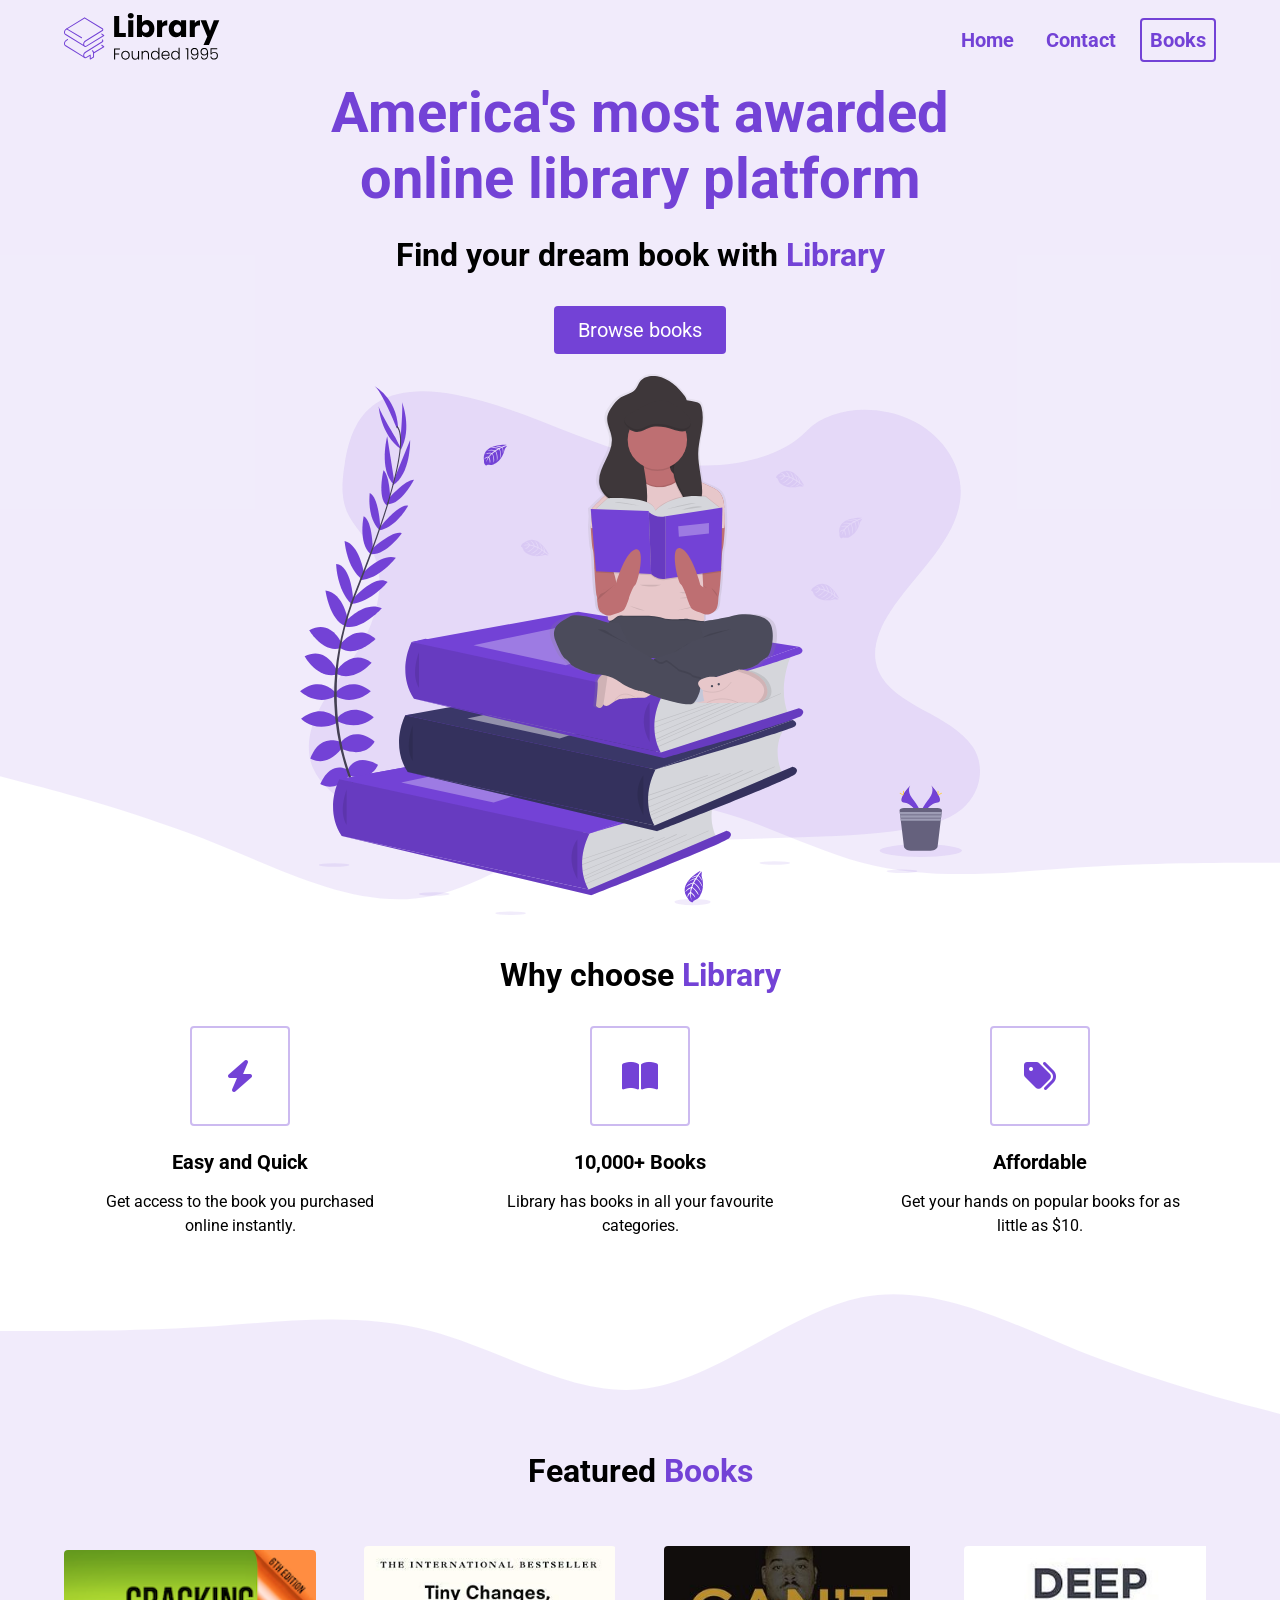
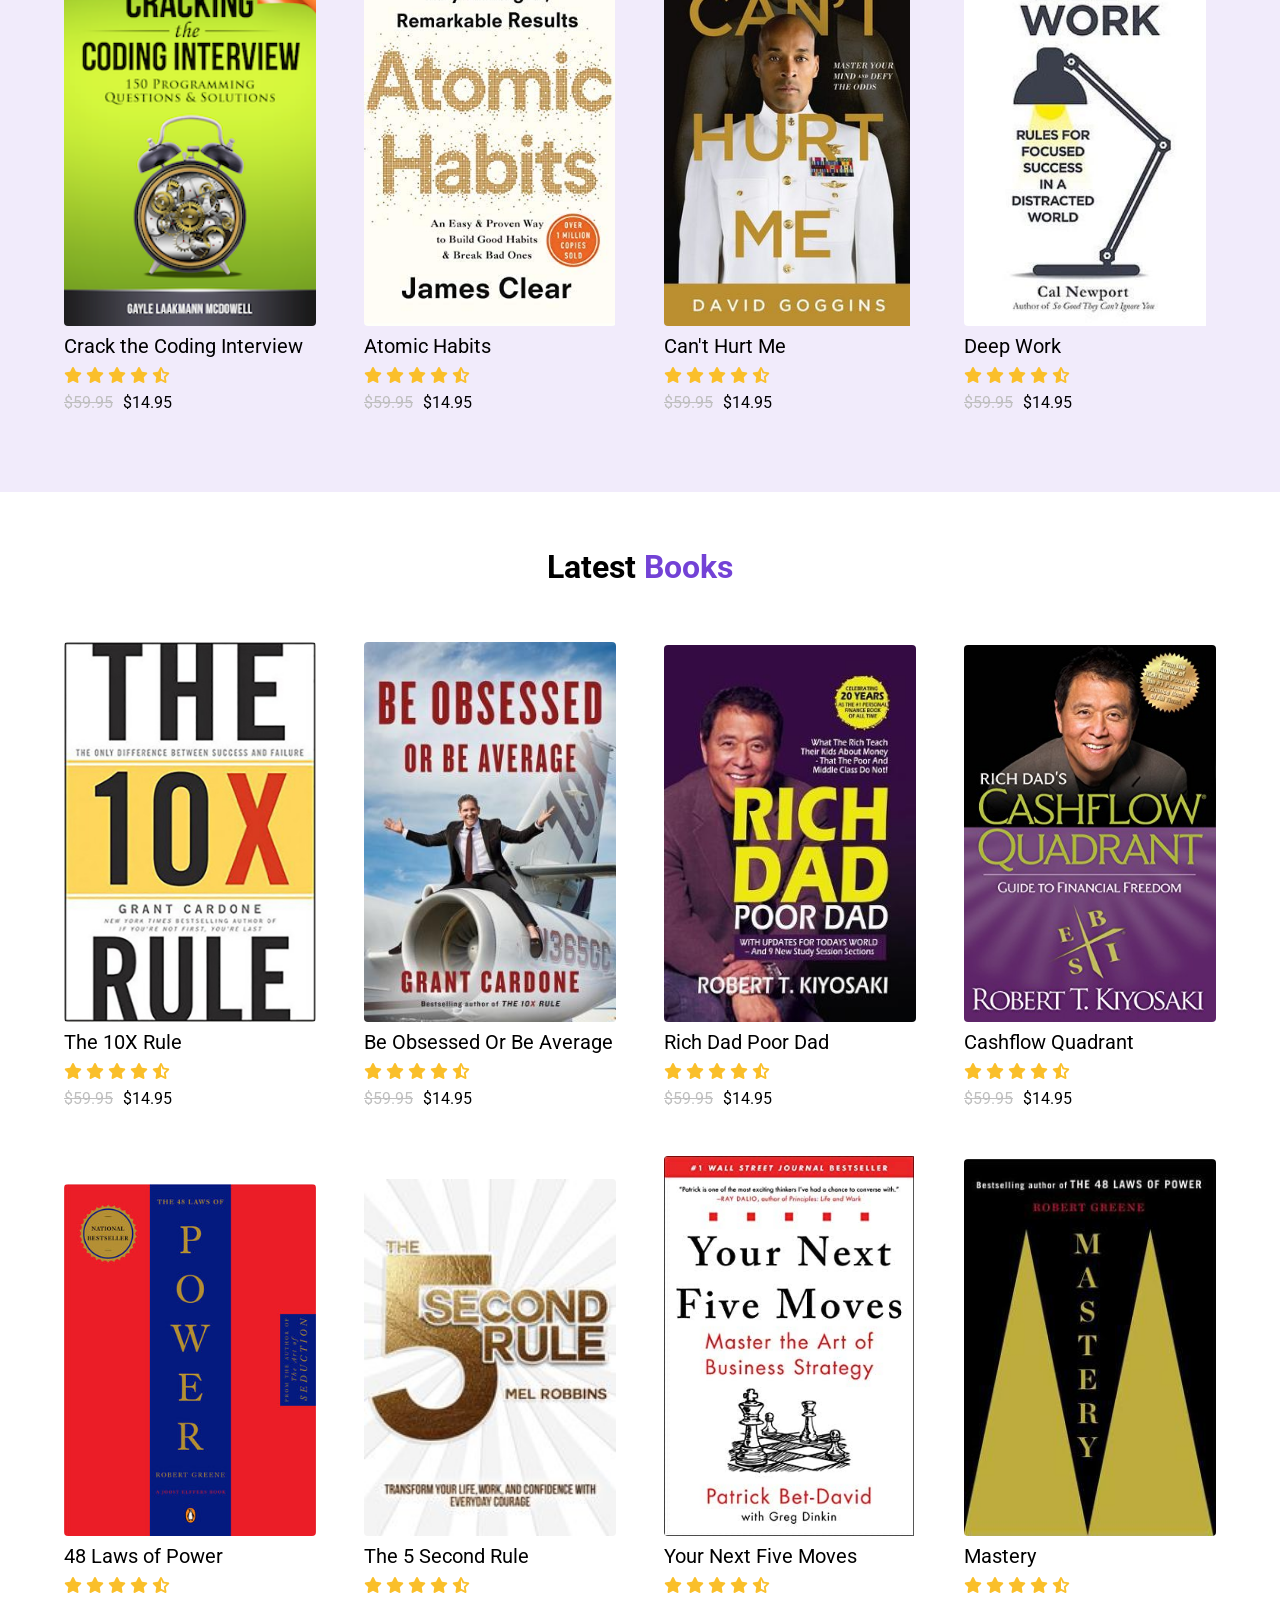
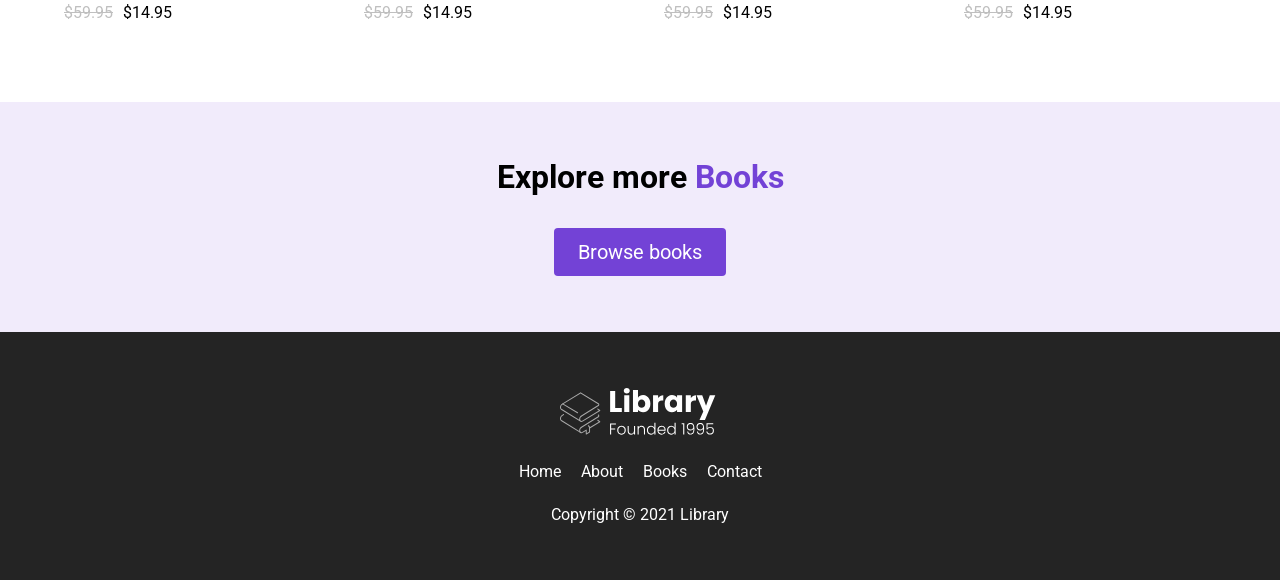
<file: index.html>
<!DOCTYPE html>
<html lang="en">

<head>
  <meta charset="UTF-8">
  <meta http-equiv="X-UA-Compatible" content="IE=edge">
  <meta name="viewport" content="width=device-width, initial-scale=1.0">
  <title>Library</title>
  <link rel="stylesheet" href="styles.css">
  <link rel="stylesheet" href="https://cdnjs.cloudflare.com/ajax/libs/font-awesome/6.4.0/css/all.min.css">
</head>

<body>
  <section id="landing">
    <nav>
      <div class="nav__container">
        <img class="logo" src="assets/Library.svg" alt="">
        <ul class="nav__links">
          <li><a href="#" class="nav__link">Home</a></li>
          <li><a href="#" class="nav__link">Contact</a></li>
          <li><a href="#" class="nav__link nav__link--primary">Books</a></li>
        </ul>
        <button class="btn__menu" onclick="openMenu()">
          <i class="fas fa-bars"></i>
        </button>
        <div class="menu__backdrop">
          <button class="btn__menu btn__menu--close" onclick="closeMenu()">
            <i class="fas fa-times"></i>
          </button>
          <ul class="menu__links">
            <li class="menu__list">
              <a href="#" class="menu__link" onclick="closeMenu()">Home</a>
            </li>
            <li class="menu__list">
              <a href="#features" class="menu__link" onclick="closeMenu()">Books</a>
            </li>
            <li class="menu__list">
              <a class="menu__link no-cursor" onclick="closeMenu()">Contacts</a>
            </li>
          </ul>
        </div>
      </div>
    </nav>
    <header>
      <div class="header__container">
        <div class="header__description">
          <h1>America's most awarded online library platform</h1>
          <h2>Find your dream book with <span class="purple">Library</span></h2>
          <a href="#features">
            <button class="btn">Browse books</button>
          </a>
        </div>
        <figure class="header__img--wrapper">
          <img src="assets/Undraw_Books.svg" alt="">
        </figure>
      </div>
    </header>
  </section>

  <main>
    <section id="highlights">
      <div class="container">
        <div class="row">
          <h2 class="section__title">
            Why choose <span class="purple">Library</span>
          </h2>
          <div class="highlight__wrapper">
            <div class="highlight">
              <div class="highlight__img">
                <i class="fas fa-bolt"></i>
              </div>
              <h3 class="highlight__subtitle">
                Easy and Quick
              </h3>
              <p class="highlight__para">
                Get access to the book you purchased online instantly.
              </p>
            </div>
            <div class="highlight">
              <div class="highlight__img">
                <i class="fas fa-book-open"></i>
              </div>
              <h3 class="highlight__subtitle">
                10,000+ Books
              </h3>
              <p class="highlight__para">
                Library has books in all your favourite categories.
              </p>
            </div>
            <div class="highlight">
              <div class="highlight__img">
                <i class="fas fa-tags"></i>
              </div>
              <h3 class="highlight__subtitle">
                Affordable
              </h3>
              <p class="highlight__para">
                Get your hands on popular books for as little as $10.
              </p>
            </div>
          </div>
        </div>
      </div>
    </section>

    <section id="features">
      <div class="container">
        <div class="row">
          <h2 class="section__title">
            Featured <span class="purple">Books</span>
          </h2>
          <div class="books">
            <div class="book">
              <figure class="book__img--wrapper">
                <img class="book__img" src="assets/crack the coding interview.png" alt="">
              </figure>
              <div class="book__title">
                Crack the Coding Interview
              </div>
              <div class="book__ratings">
                <i class="fas fa-star"></i>
                <i class="fas fa-star"></i>
                <i class="fas fa-star"></i>
                <i class="fas fa-star"></i>
                <i class="fas fa-star-half-alt"></i>
              </div>
              <div class="book__price">
                <span class="book__price--normal">$59.95</span> $14.95
              </div>
            </div>
            <div class="book">
              <figure class="book__img--wrapper">
                <img class="book__img" src="assets/atomic habits.jpg" alt="">
              </figure>
              <div class="book__title">
                Atomic Habits
              </div>
              <div class="book__ratings">
                <i class="fas fa-star"></i>
                <i class="fas fa-star"></i>
                <i class="fas fa-star"></i>
                <i class="fas fa-star"></i>
                <i class="fas fa-star-half-alt"></i>
              </div>
              <div class="book__price">
                <span class="book__price--normal">$59.95</span> $14.95
              </div>
            </div>
            <div class="book">
              <figure class="book__img--wrapper">
                <img class="book__img" src="assets/david goggins.jpeg" alt="">
              </figure>
              <div class="book__title">
                Can't Hurt Me
              </div>
              <div class="book__ratings">
                <i class="fas fa-star"></i>
                <i class="fas fa-star"></i>
                <i class="fas fa-star"></i>
                <i class="fas fa-star"></i>
                <i class="fas fa-star-half-alt"></i>
              </div>
              <div class="book__price">
                <span class="book__price--normal">$59.95</span> $14.95
              </div>
            </div>
            <div class="book">
              <figure class="book__img--wrapper">
                <img class="book__img" src="assets/deep work.jpeg" alt="">
              </figure>
              <div class="book__title">
                Deep Work
              </div>
              <div class="book__ratings">
                <i class="fas fa-star"></i>
                <i class="fas fa-star"></i>
                <i class="fas fa-star"></i>
                <i class="fas fa-star"></i>
                <i class="fas fa-star-half-alt"></i>
              </div>
              <div class="book__price">
                <span class="book__price--normal">$59.95</span> $14.95
              </div>
            </div>
          </div>
        </div>
      </div>
    </section>

    <section id="recent">
      <div class="container">
        <div class="row">
          <h2 class="section__title">
            Latest <span class="purple">Books</span>
          </h2>
          <div class="books">
            <div class="book">
              <figure class="book__img--wrapper">
                <img class="book__img" src="assets/book-1.jpeg" alt="">
              </figure>
              <div class="book__title">
                The 10X Rule
              </div>
              <div class="book__ratings">
                <i class="fas fa-star"></i>
                <i class="fas fa-star"></i>
                <i class="fas fa-star"></i>
                <i class="fas fa-star"></i>
                <i class="fas fa-star-half-alt"></i>
              </div>
              <div class="book__price">
                <span class="book__price--normal">$59.95</span> $14.95
              </div>
            </div>
            <div class="book">
              <figure class="book__img--wrapper">
                <img class="book__img" src="assets/book-2.jpeg" alt="">
              </figure>
              <div class="book__title">
                Be Obsessed Or Be Average
              </div>
              <div class="book__ratings">
                <i class="fas fa-star"></i>
                <i class="fas fa-star"></i>
                <i class="fas fa-star"></i>
                <i class="fas fa-star"></i>
                <i class="fas fa-star-half-alt"></i>
              </div>
              <div class="book__price">
                <span class="book__price--normal">$59.95</span> $14.95
              </div>
            </div>
            <div class="book">
              <figure class="book__img--wrapper">
                <img class="book__img" src="assets/book-3.jpeg" alt="">
              </figure>
              <div class="book__title">
                Rich Dad Poor Dad
              </div>
              <div class="book__ratings">
                <i class="fas fa-star"></i>
                <i class="fas fa-star"></i>
                <i class="fas fa-star"></i>
                <i class="fas fa-star"></i>
                <i class="fas fa-star-half-alt"></i>
              </div>
              <div class="book__price">
                <span class="book__price--normal">$59.95</span> $14.95
              </div>
            </div>
            <div class="book">
              <figure class="book__img--wrapper">
                <img class="book__img" src="assets/book-4.jpeg" alt="">
              </figure>
              <div class="book__title">
                Cashflow Quadrant
              </div>
              <div class="book__ratings">
                <i class="fas fa-star"></i>
                <i class="fas fa-star"></i>
                <i class="fas fa-star"></i>
                <i class="fas fa-star"></i>
                <i class="fas fa-star-half-alt"></i>
              </div>
              <div class="book__price">
                <span class="book__price--normal">$59.95</span> $14.95
              </div>
            </div>
            <div class="book">
              <figure class="book__img--wrapper">
                <img class="book__img" src="assets/book-5.jpeg" alt="">
              </figure>
              <div class="book__title">
                48 Laws of Power
              </div>
              <div class="book__ratings">
                <i class="fas fa-star"></i>
                <i class="fas fa-star"></i>
                <i class="fas fa-star"></i>
                <i class="fas fa-star"></i>
                <i class="fas fa-star-half-alt"></i>
              </div>
              <div class="book__price">
                <span class="book__price--normal">$59.95</span> $14.95
              </div>
            </div>
            <div class="book">
              <figure class="book__img--wrapper">
                <img class="book__img" src="assets/book-6.jpeg" alt="">
              </figure>
              <div class="book__title">
                The 5 Second Rule
              </div>
              <div class="book__ratings">
                <i class="fas fa-star"></i>
                <i class="fas fa-star"></i>
                <i class="fas fa-star"></i>
                <i class="fas fa-star"></i>
                <i class="fas fa-star-half-alt"></i>
              </div>
              <div class="book__price">
                <span class="book__price--normal">$59.95</span> $14.95
              </div>
            </div>
            <div class="book">
              <figure class="book__img--wrapper">
                <img class="book__img" src="assets/book-7.jpg" alt="">
              </figure>
              <div class="book__title">
                Your Next Five Moves
              </div>
              <div class="book__ratings">
                <i class="fas fa-star"></i>
                <i class="fas fa-star"></i>
                <i class="fas fa-star"></i>
                <i class="fas fa-star"></i>
                <i class="fas fa-star-half-alt"></i>
              </div>
              <div class="book__price">
                <span class="book__price--normal">$59.95</span> $14.95
              </div>
            </div>
            <div class="book">
              <figure class="book__img--wrapper">
                <img class="book__img" src="assets/book-8.jpeg" alt="">
              </figure>
              <div class="book__title">
                Mastery
              </div>
              <div class="book__ratings">
                <i class="fas fa-star"></i>
                <i class="fas fa-star"></i>
                <i class="fas fa-star"></i>
                <i class="fas fa-star"></i>
                <i class="fas fa-star-half-alt"></i>
              </div>
              <div class="book__price">
                <span class="book__price--normal">$59.95</span> $14.95
              </div>
            </div>
          </div>
        </div>
      </div>
    </section>

    <section id="explore">
      <div class="container">
        <div class="row row__column">
          <h2>Explore more <span class="purple">Books</span></h2>
          <a href="#features">
            <button class="btn">Browse books</button>
          </a>
        </div>
      </div>
    </section>
  </main>

  <footer>
    <div class="container">
      <div class="row row__column">
        <a href="#">
          <figure class="footer__logo">
            <img src="assets/Library.svg" class="footer__logo--img" alt="">
          </figure>
        </a>
        <div class="footer__list">
          <a href="#" class="footer__link">Home</a>
          <a class="footer__link no-cursor">About</a>
          <a href="#features" class="footer__link">Books</a>
          <a class="footer__link no-cursor">Contact</a>
        </div>
        <div class="footer__copyright">Copyright &copy; 2021 Library</div>
      </div>
    </div>
  </footer>
</body>

</html>
</file>
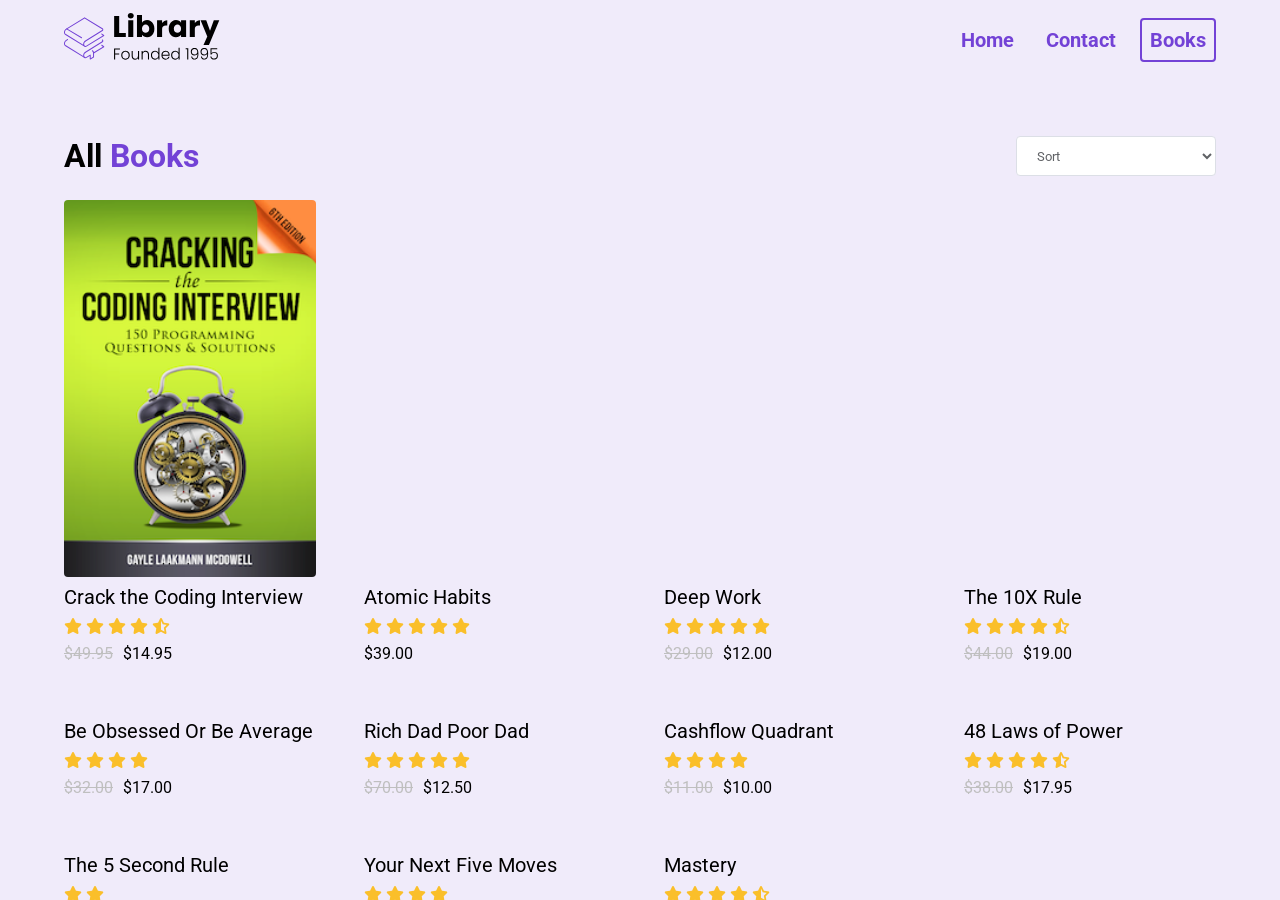
<file: books.html>
<!DOCTYPE html>
<html lang="en">

<head>
  <meta charset="UTF-8">
  <meta http-equiv="X-UA-Compatible" content="IE=edge">
  <meta name="viewport" content="width=device-width, initial-scale=1.0">
  <title>Library</title>
  <link rel="stylesheet" href="styles.css">
  <link rel="stylesheet" href="https://cdnjs.cloudflare.com/ajax/libs/font-awesome/6.4.0/css/all.min.css">
  <script src="index.js"></script>
  <script src="books.js"></script>
</head>

<body id="books__body">
  <section>
    <nav>
      <div class="nav__container">
        <img class="logo" src="assets/Library.svg" alt="">
        <ul class="nav__links">
          <li><a href="#" class="nav__link">Home</a></li>
          <li><a href="#" class="nav__link">Contact</a></li>
          <li><a href="#" class="nav__link nav__link--primary">Books</a></li>
        </ul>
        <button class="btn__menu" onclick="openMenu()">
          <i class="fas fa-bars"></i>
        </button>
        <div class="menu__backdrop" style="visibility: hidden;">
          <button class="btn__menu btn__menu--close" onclick="closeMenu()">
            <i class="fas fa-times"></i>
          </button>
          <ul class="menu__links">
            <li class="menu__list">
              <a href="#" class="menu__link" onclick="closeMenu()">Home</a>
            </li>
            <li class="menu__list">
              <a href="#features" class="menu__link" onclick="closeMenu()">Books</a>
            </li>
            <li class="menu__list">
              <a class="menu__link no-cursor" onclick="closeMenu()">Contacts</a>
            </li>
          </ul>
        </div>
      </div>
    </nav>
  </section>

  <main id="books__main">
    <section>
      <div class="container">
        <div class="row">
          <div class="books__header">
            <h2 class="section__title books__header--title">
              All <span class="purple">Books</span> 
            </h2>
            <select id="filter" onchange="filterBooks(event)">
              <option value="" disabled selected>Sort</option>
              <option value="LOW_TO_HIGH">Price, Low to High</option>
              <option value="HIGH_TO_LOW">Price, High to Low</option>
              <option value="RATING">Rating</option>
            </select>
          </div>
          <div class="books">
            <i class="fas fa-spinner books__loading--spinner"></i>
          </div>
        </div>
      </div>
    </section>
  </main>

  <footer>
    <div class="container">
      <div class="row row__column">
        <a href="#">
          <figure class="footer__logo">
            <img src="assets/Library.svg" class="footer__logo--img" alt="">
          </figure>
        </a>
        <div class="footer__list">
          <a href="#" class="footer__link">Home</a>
          <a class="footer__link no-cursor">About</a>
          <a href="#features" class="footer__link">Books</a>
          <a class="footer__link no-cursor">Contact</a>
        </div>
        <div class="footer__copyright">Copyright &copy; 2021 Library</div>
      </div>
    </div>
  </footer>
</body>

</html>
</file>
<file: styles.css>
@import url('https://fonts.googleapis.com/css2?family=Roboto:wght@400;500;700&display=swap');
* {
  padding: 0;
  margin: 0;
  box-sizing: border-box;
  font-family: 'Roboto', sans-serif;
}

html {
  scroll-behavior: smooth;
}

body {
  max-width: 100vw;
  overflow-x: hidden;
}

nav {
  height: 80px;
  display: flex;
}

img {
  width: 100%;
}

p {
  line-height: 1.5;
}

a {
  text-decoration: none;
}

a:hover {
  text-decoration: underline;
}



ul {
  display: flex;
}

li {
  list-style-type: none;
}

h1 {
  font-size: 56px;
  color: #7342d6;
  margin-bottom: 24px;
  text-align: center;
}

h2 {
  font-size: 32px;
  margin-bottom: 32px;
  text-align: center;
}

button {
  cursor: pointer;
}

button:active {
  transform: translateY(1px);
}

.btn {
  background-color: #7342d6;
  color: white;
  padding: 12px 24px;
  font-size: 20px;
  border-radius: 4px;
  border: none;
}

.purple {
  color: #7342d6;
}

.logo {
  width: 160px;
}

.nav__container {
  width: 100%;
  max-width: 1200px;
  padding: 0 24px;
  display: flex;
  justify-content: space-between;
  align-items: center;
  margin: 0 auto;
}

.nav__link {
  margin-left: 16px;
  text-decoration: none;
  font-size: 20px;
  color: #7342d6;
  font-weight: bold;
  padding: 8px;
}

.nav__link:hover {
  text-decoration: underline;
}

.nav__link--primary {
  border: 2px solid #7342d6;
  border-radius: 4px;
}

.nav__link--primary:hover {
  text-decoration: none;
}

.btn__menu {
  background-color: transparent;
  font-size: 40px;
  border: none;
  color: #7342d6;
  display: none;
}

.menu__backdrop {
  position: absolute;
  background-color: #242424;
  top: 0;
  left: 0;
  right: 0;
  bottom: 0;
  z-index: 99;
  display: flex;
  align-items: center;
  justify-content: center;
  visibility: hidden;
  transition: all 300ms ease;
  opacity: 0;
  transform: translate(100%);
}

.menu--open {
  max-height: 100vh;
  overflow: hidden;
}

.menu--open .menu__backdrop {
  visibility: visible !important;
  opacity: 1;
  transform: translate(0);
}

.menu__links {
  display: flex;
  flex-direction: column;
  align-items: center;
}

.menu__list {
  padding: 32px 0;
}

.menu__link {
  color: white;
  font-size: 40px;
}

.btn__menu--close {
  position: absolute;
  top: 10px;
  right: 20px;
  padding: 8px;
  color: white;
}


/* 

LANDING

*/

#landing {
  background-color: rgba(115, 66, 214, 0.1)
}

header {
  height: calc(100vh - 80px);
}

.header__container {
  width: 100%;
  max-width: 720px;
  margin: 0 auto;
  height: 100%;
  display: flex;
  flex-direction: column;
  justify-content: space-around;
}

.header__description {
  display: flex;
  flex-direction: column;
  align-items: center;
}

.header__img--wrapper {
  padding: 20px;

  /* Added this after the tutorial to 
  show it over the wave on larger screens */
  z-index: 50;
}

.container {
  padding: 56px 0;
}

.row {
  width: 100%;
  max-width: 1200px;
  margin: 0 auto;
}

.row__column {
  display: flex;
  flex-direction: column;
  align-items: center;
}

.no-cursor {
  cursor: not-allowed;
}
/* 

HIGHLIGHTS 

*/

#highlights {
  position: relative;
  max-width: 100vw;
}

#highlights:after,
#highlights:before {
  background: url('assets/wave.svg');
  content: "";
  position: absolute;
  width: 101vw;
  height: 12vw;
  left: 0;
  z-index: 1;
  background-size: cover;
  background-repeat: no-repeat;
}

#highlights:before {
  transform: translateY(-100%);
  top: 1px;
}

#highlights:after {
  transform: translateY(100%) rotate(180deg);
  bottom: 1px;
}

.highlight__wrapper {
  display: flex;
  flex-wrap: wrap;
}

.highlight {
  padding: 0 24px;
  width: calc(100% / 3);
  display: flex;
  align-items: center;
  flex-direction: column;
}

.highlight__para {
  text-align: center;
  max-width: 280px;
}

.highlight__img {
  border: 2px solid #7342d65d;
  color: #7342d6;
  width: 100px;
  height: 100px;
  display: flex;
  align-items: center;
  justify-content: center;
  border-radius: 4px;
  font-size: 32px;
  margin-bottom: 24px;
}

.highlight__subtitle {
  font-size: 20px;
  margin-bottom: 16px;
  text-align: center;
}

/* 

FEATURES 

*/

#features {
  padding-top: 8vw;
  background-color: rgba(115, 66, 214, 0.1);
}

.books {
  display: flex;
  flex-wrap: wrap;
}

.book {
  width: 25%;
  padding: 24px;
  /* Added after tutorial to push all the books images down */
  display: flex;
  flex-direction: column;
  justify-content: flex-end;
}

.book__img {
  max-height: 380px;
  transition: all 300ms ease;
  cursor: not-allowed;
  /* Added after tutorial to maintain image aspect ratio */
  object-fit: contain;
  object-position: left;
}

.book__img--wrapper {
  margin-bottom: 8px;
  border-radius: 4px;
  overflow: hidden;
  display: flex;
}

.book:hover .book__img {
  transform: scale(1.03);
}

.book__title {
  font-size: 20px;
  margin-bottom: 8px;
}

.book__title:hover {
  text-decoration: underline;
  cursor: not-allowed;
}

.book__ratings {
  margin-bottom: 8px;
  color: #fabf2a;
}

.book__price--normal {
  text-decoration: line-through;
  padding-right: 6px;
  color: #bfbfbf;
}

/* 

EXPLORE

*/

#explore {
  background-color: rgba(115, 66, 214, 0.1);
}

/* 

FOOTER

*/

footer {
  background-color: #242424;
}

.footer__logo {
  display: flex;
}

.footer__logo--img {
  width: 160px;
  filter: grayscale(1) invert(1);
}

.footer__link,
.footer__copyright {
  color: #fff;
}

.footer__list {
  margin: 20px 0 24px 0;
}

.footer__link {
  padding: 0 8px;
}

/* 
**

BOOKS PAGE

**
*/

#books__body {
  background-color: rgba(115, 66, 214, 0.1);
  display: flex;
  flex-direction: column;
  min-height: 100vh;
}

#books__main {
  flex: 1;
}

.books__header {
  display: flex;
  justify-content: space-between;
  align-items: center;
  padding: 0 24px;
}

.books__header--title {
  margin-bottom: 0;
}

select {
  background-color: #fff;
  border-radius: 4px;
  border: 1px solid #dcdfe6;
  color: #606266;
  height: 40px;
  line-height: 40px;
  outline: none;
  padding: 0 16px;
  width: 100%;
  max-width: 200px;
}

.books__loading {
  width: 100%;
  display: flex;
  align-items: center;
  justify-content: center;
  padding-top: 60px;
  font-size: 60px;
  color: #7342d6;
}

.books__loading--spinner {
  display: none !important;
}

.books__loading .books__loading--spinner {
  display: block !important;
}

.fa-spinner {
  animation: rotate 600ms infinite linear;
}

@keyframes rotate {
  0% {
    transform: rotate(0);
  }

  100% {
    transform: rotate(360deg);
  }
}

/* SMALL PHONES, TABLETS, LARGE SMARTPHONES */
@media (max-width: 768px) {
  .header__description {
    padding: 0 24px;
  }

  h1 {
    font-size: 40px;
  }

  h2 {
    font-size: 26px;
  }

  button {
    font-size: 18px;
  }

  .book {
    width: 50%;
  }
}


/* SMALL PHONES, LARGE SMARTPHONES */
@media (max-width: 550px) {
  .btn__menu {
    display: block;
  }

  .nav__links {
    display: none;
  }

  .highlight {
    width: 100%;
  }

  .highlight:not(:last-child) {
    margin-bottom: 24px;
  }
}
</file>
